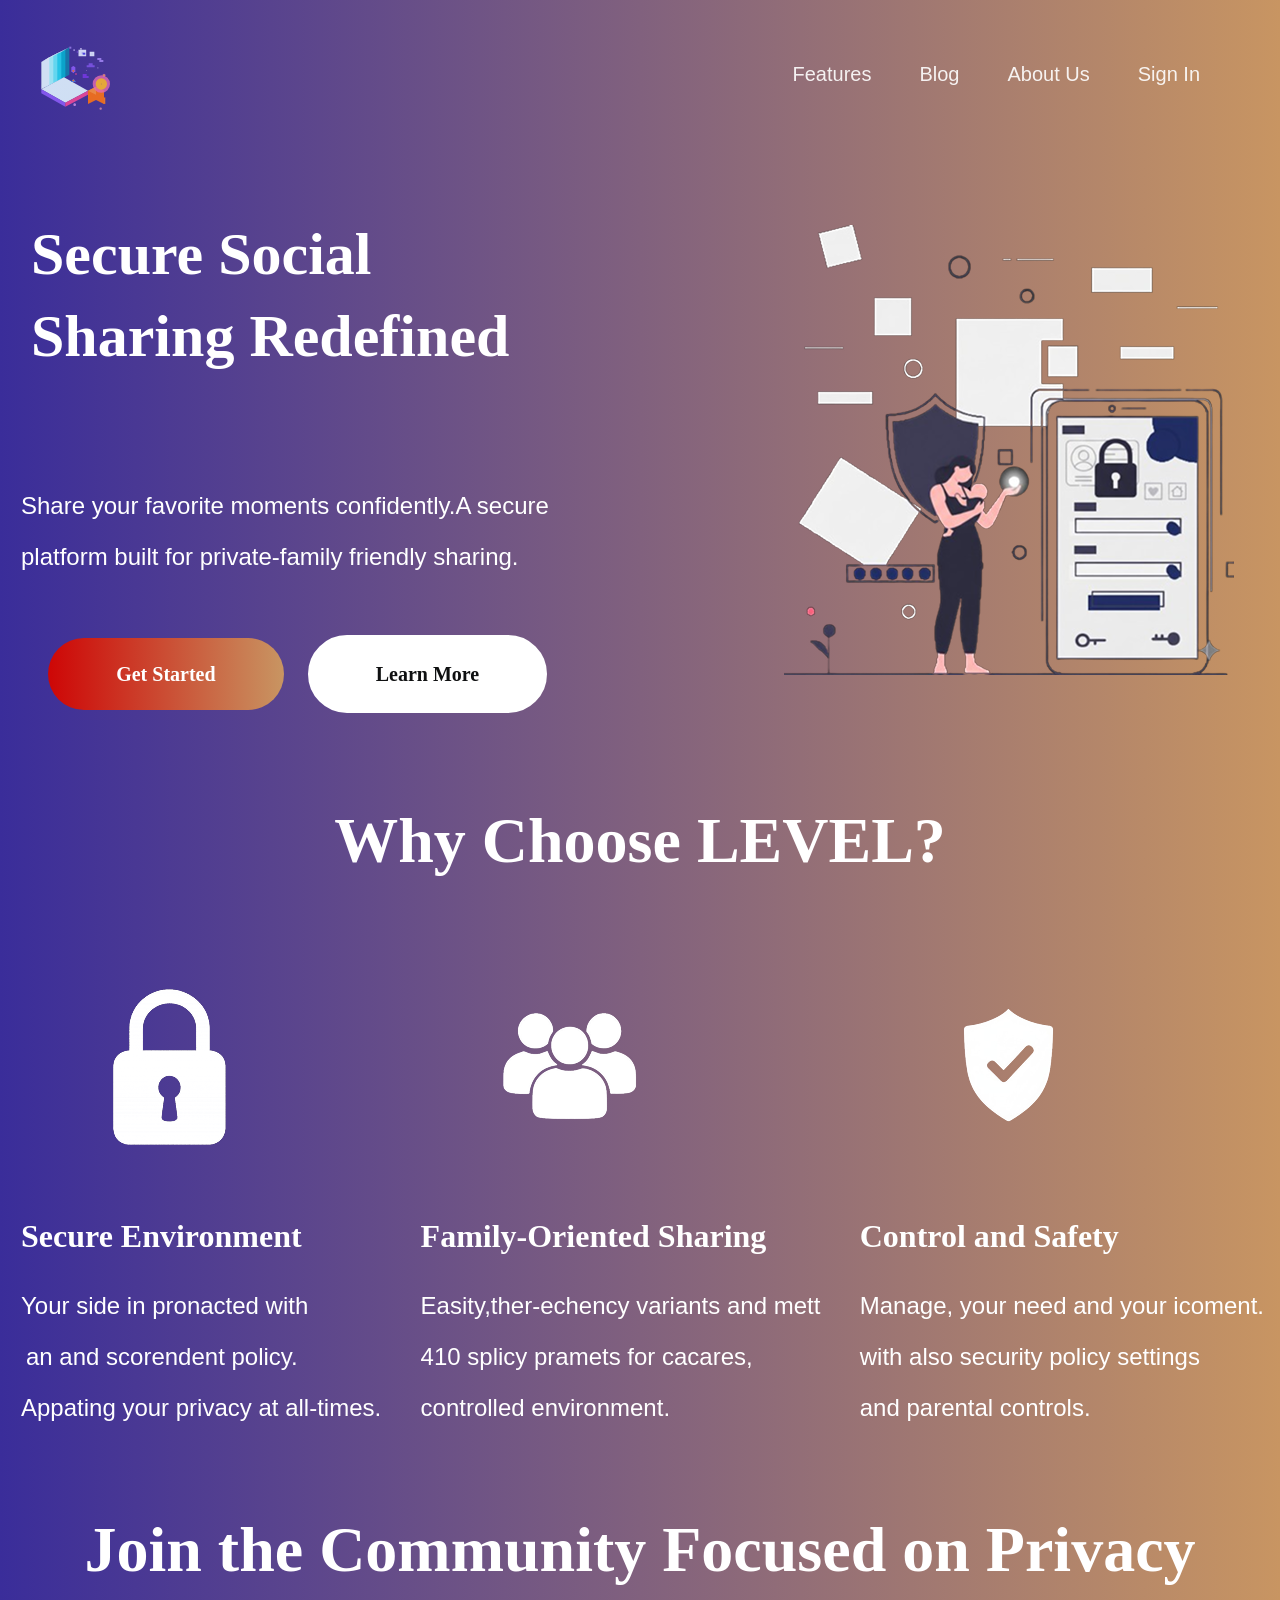
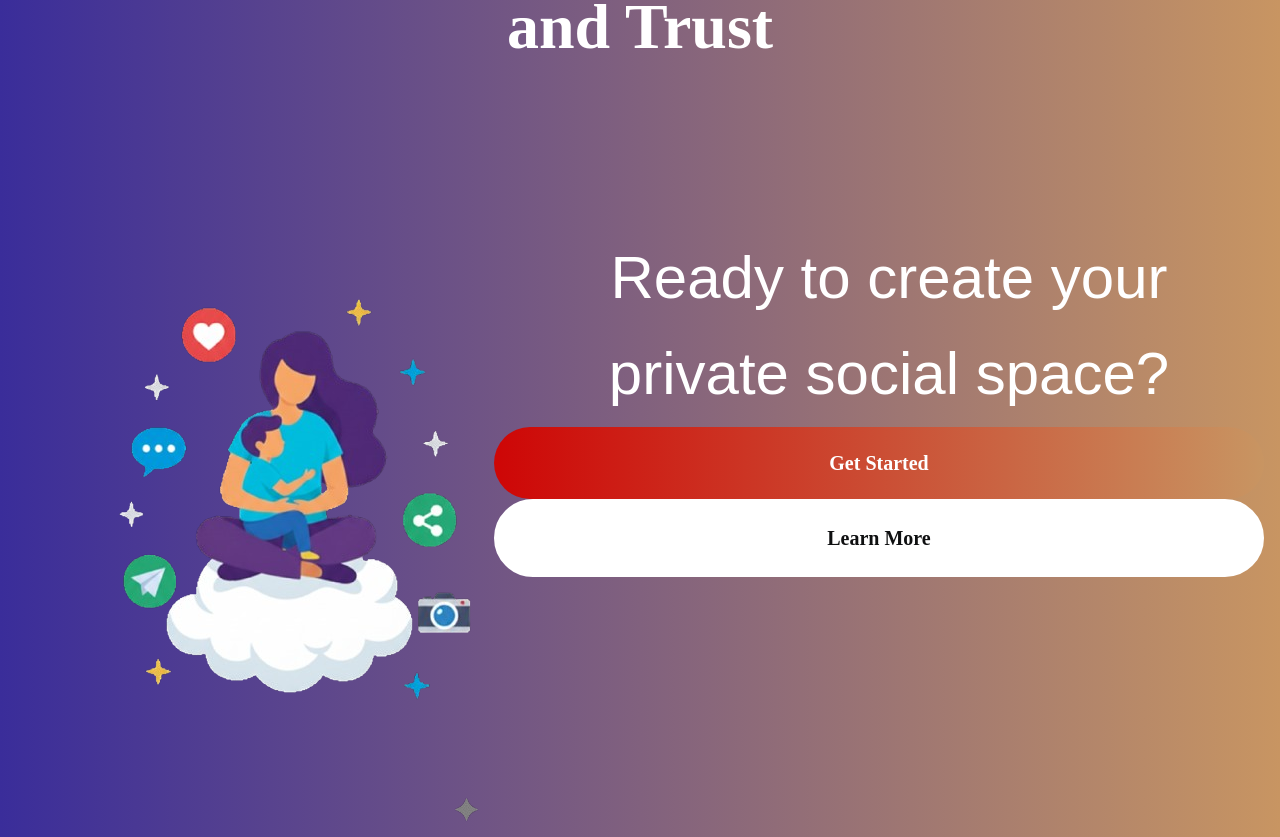
<file: index.html>
<!DOCTYPE html>
<html lang="en">

<head>
    <meta charset="UTF-8">
    <meta name="viewport" content="width=device-width, initial-scale=1.0">
    <title>My Final Homework</title>
    <link rel="stylesheet" href="./styles.css">
</head>

<body class="full-page-container">
    <nav class="nav--top">
        <a href="#" class="nav__logo"><img src="./assets/level-icon.svg" alt="Level Logo"></a>

        <ul class="nav__list gap-64" id="nav-pages">
            <div class="nav__list1">
                <li><a href="#">Sign In</a></li>
                <li><a href="#">About Us</a></li>
                <li><a href="#">Blog</a></li>
                <li><a href="#">Features</a></li>
            </div>
        </ul>
    </nav>

    <main>
        <section class="hero gap-32">
            <div class="item2 gap-24">
                <a class="btn" href="#">Get Started</a>
                <a class="btn_1" href="#">Learn More</a>
            </div>
            <p class="caption">
                <span>Share your favorite moments confidently.A secure </span>
                <span>platform built for private-family friendly sharing.</span>
            </p>
            <h1 class="page_title">
                <span>
                    Secure Social
                </span>
                <span>Sharing Redefined</span>
            </h1>
            <picture class="hero-image">

                <source srcset="./assets/App-icon.png" media="(min-width: 768px)" />

                <source srcset="./assets/App-icon.png" media="(max-width: 767.98px)" />

                <img src="./assets/App-icon.png" alt="social media collage" />
            </picture>
        </section>

        <section class="features-section">
            <h2 class="page_title1">Why Choose LEVEL?</h2>
            <div class="container1">
                <div>
                    <img class="image_icon gap-24" src="./assets/Lock-icon.png" alt="Lock Icon">

                    <h3 class="page_title2">
                        <span>Secure Environment</span>
                    </h3>
                    <p class="caption">
                        <span>Your side in pronacted with
                            <span>an and scorendent policy.</span> </span>
                        <span>Appating your privacy at all-times.</span>
                    </p>
                </div>

                <div>
                    <img class="image_icon gap-24" src="./assets/People-icon.png" alt="People Icon">
                    <h4 class="page_title2">
                        <span>Family-Oriented Sharing</span>
                    </h4>
                    <p class="caption">
                        <span>Easity,ther-echency variants and mett</span>
                        <span>410 splicy pramets for cacares,</span>
                        <span>controlled environment.</span>
                    </p>
                </div>
                <div>
                    <img class="image_icon gap-24" src="./assets/Shield_check-icon.png" alt="Shield Check Icon">
                    <h5 class="page_title2">
                        <span>Control and Safety</span>
                    </h5>
                    <p class="caption">
                        <span>Manage, your need and your icoment.</span>
                        <span>with also security policy settings</span>
                        <span>and parental controls.</span>
                </div>
            </div>
        </section>

        <section>
            <h6 class="page_title1">Join the Community Focused on Privacy and Trust</h6>
            <div class="container1">
                <img class="image_icon gap-24" src="./assets/level1-icon.png" alt="level1 Icon">
                
                <div class="">
                    <p class="caption text-md">
                        Ready to create your private social space?
                    </p>
                    <a class="btn" href="">Get Started</a>
                    <a class="btn_1" href="">Learn More</a>
                </div>
            </div>

        </section>
    </main>

</body>

</html>
</file>
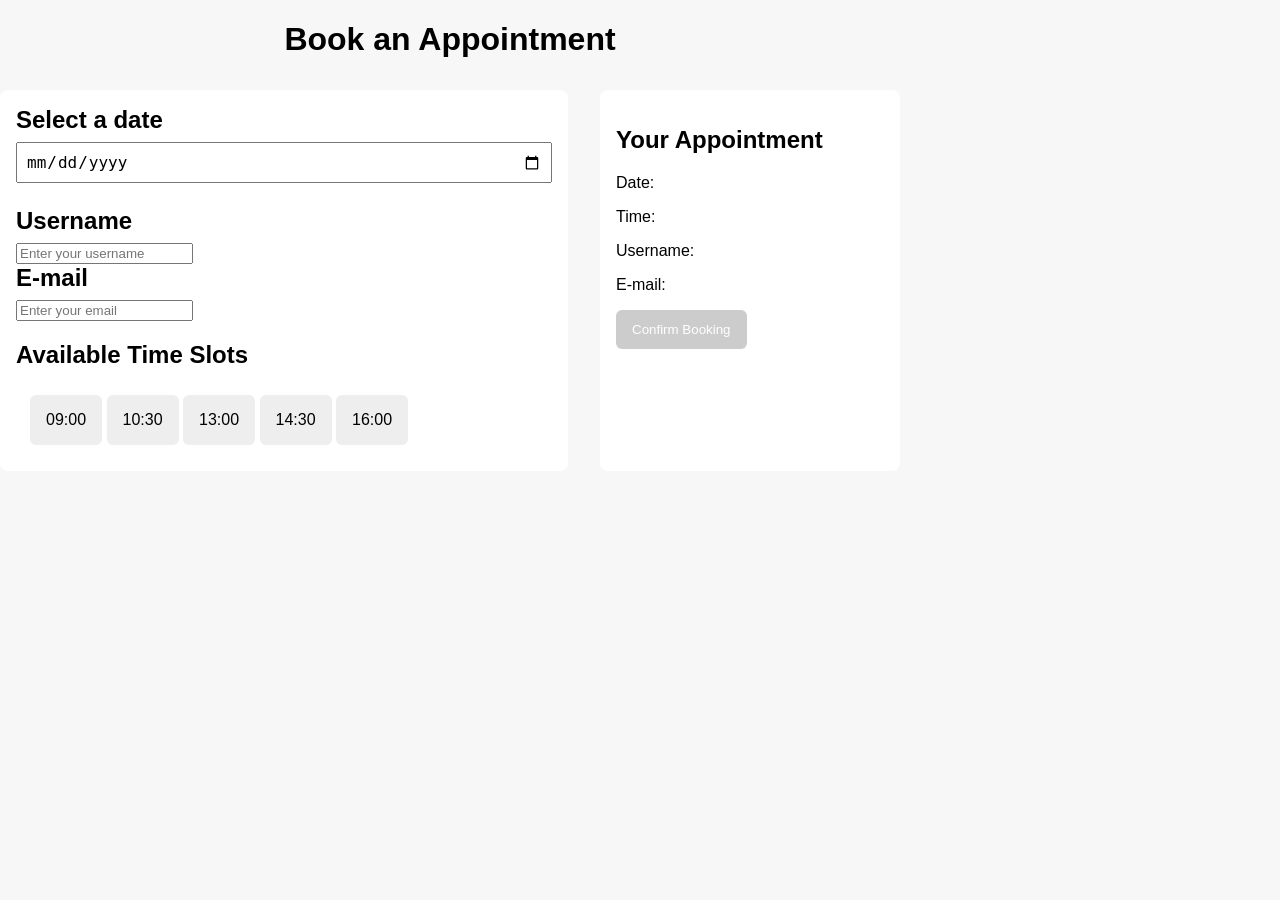
<file: Lesson20/mustafa/index.html>
<!DOCTYPE html>
<html lang="en">
  <head>
    <meta charset="UTF-8" />
    <meta name="viewport" content="width=device-width, initial-scale=1.0" />
    <title>Appointment Booking</title>
    <link rel="stylesheet" href="styles.css"/>
  </head>
  <body>
    <div class="container"> 
      <header>
        <h1>Book an Appointment</h1>
      </header>

      <form class="booking">
        <section class="calender">
          <label for="date">Select a date</label>
          <input type="date" id="date" />
          <label for="name">Username</label>
          <input type="text" id="name" placeholder="Enter your username" />
          <label for="email">E-mail</label>
          <input type="email" id="email" placeholder="Enter your email" />
          <h2 id="timelots-heading">Available Time Slots</h2>
          <fieldset class="timelots" aria-labelledby="timelots-heading">
            <legend class="hidden">Choose a time slot</legend>
            <button class="slot" type="button" aria-label="Select 09:00 time slot">09:00</button>
            <button class="slot" type="button" aria-label="Select 10:30 time slot">10:30</button>
            <button class="slot" type="button" aria-label="Select 13:00 time slot">13:00</button>
            <button class="slot" type="button" aria-label="Select 14:30 time slot">14:30</button>
            <button class="slot" type="button" aria-label="Select 16:00 time slot">16:00</button>
          </fieldset>
        </section>

        <aside class="summary">
          <h2>Your Appointment</h2>
          <p>Date: <span id="selected-date"></span></p>
          <p>Time: <span id="selected-time"></span></p>
          <p>Username: <span id="selected-username"></span></p>
          <p>E-mail: <span id="selected-email"></span></p>
          <button id="confirm" disabled type="submit">Confirm Booking</button>
        </aside>
      </form>

      <div class="hidden" id="confirmation-message">
        <h2>Booking is Confirmed.</h2>
        <p>Date: <span id="confirmed-date">-</span></p>
        <p>Time: <span id="confirmed-time">-</span></p>
        <p>Username: <span id="confirmed-username">-</span></p>
        <p>Email: <span id="confirmed-email">-</span></p>
      </div>
    </div>

    <script src="script.js"></script>
  </body>
</html>
</file>
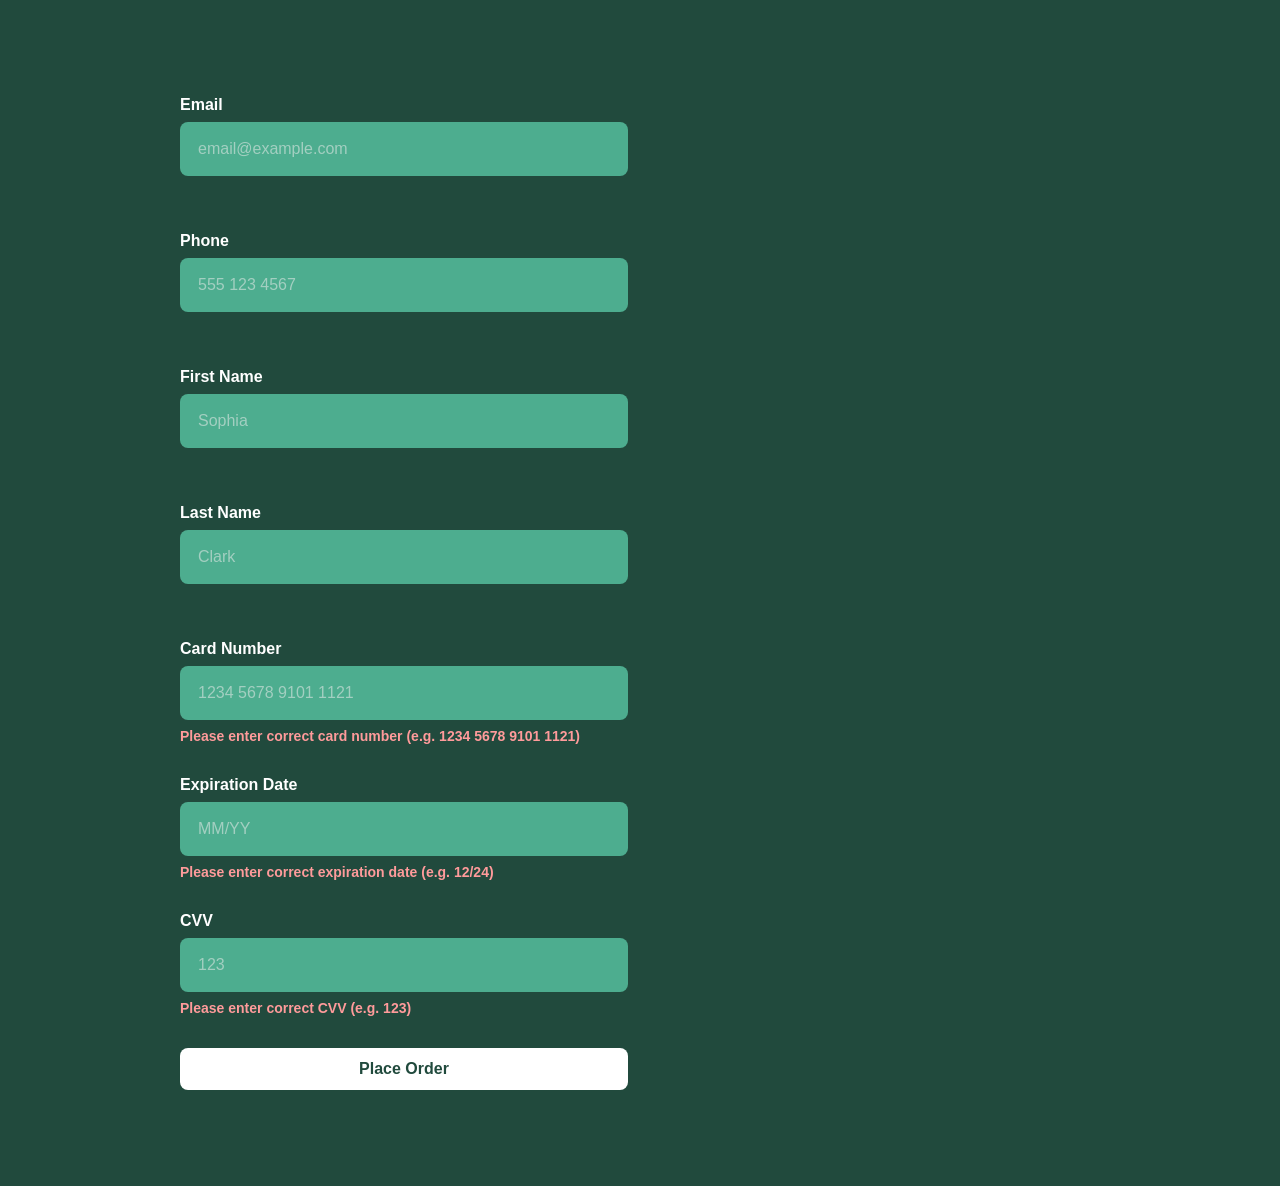
<file: Lesson21/mustafa/index.html>
<!DOCTYPE html>
<html lang="en">
  <head>
    <meta charset="UTF-8" />
    <meta name="viewport" content="width=device-width, initial-scale=1.0" />
    <title>Form Validation</title>
    <link rel="stylesheet" href="styles.css" />
  </head>
  <body>
    <main>
    <form novalidate id="checkoutForm"  method="post">
      <div class="input-group">
        <label for="email">Email</label>
        <input
          id="email"
          type="email"
          placeholder="email@example.com"
          name="email"
          aria-describedby="emailError"
        />
        <p id="emailError" class="input-error" aria-live="polite"></p>
      </div>
      <div class="input-group">
        <label for="phone">Phone</label>
        <input
          id="phone"
          type="tel"
          placeholder="555 123 4567"
          name="phoneNumber"
          aria-describedby="phoneError"
        />
        <p id="phoneError" class="input-error"></p>
      </div>
      <div class="input-group">
        <label for="firstname">First Name</label>
        <input
          id="firstname"
          type="text"
          placeholder="Sophia"
          name="firstname"
          aria-describedby="firstnameError"
        />
        <p id="firstnameError" class="input-error" aria-live="polite"></p>
      </div>
      <div class="input-group">
        <label for="lastname">Last Name</label>
        <input id="lastname" type="text" placeholder="Clark" name="lastname" aria-describedby="lastnameError" />
        <p id="lastnameError" class="input-error" aria-live="polite"></p>
      </div>

      <div class="input-group">
        <label for="cardnumber">Card Number</label>
        <input
          id="cardnumber"
          type="text"
          placeholder="1234 5678 9101 1121"
          name="cardnumber"
          aria-describedby="cardnumberError"
        />
        <p id="cardnumberError" class="input-error" aria-live="polite"></p>
      </div>
      <div class="input-group">
        <label for="expDate">Expiration Date</label>
        <input id="expDate" type="text" placeholder="MM/YY" name="expDate" aria-describedby="expDateError" />
        <p id="expDateError" class="input-error" aria-live="polite"></p>
      </div>
      <div class="input-group">
        <label for="cvv">CVV</label>
        <input id="cvv" type="text" placeholder="123" name="cvv" aria-describedby="cvvError" />
        <p id="cvvError" class="input-error" aria-live="polite"></p>
      </div>
      <button type="submit" class="btn-success">Place Order</button>
    </form>
    <div class="hidden" id="success">
      <p>Thank you! Your order has been successfully completed.</p>
    </div>
    </main>
    <script src="./script.js"></script>
  </body>
</html>
</file>
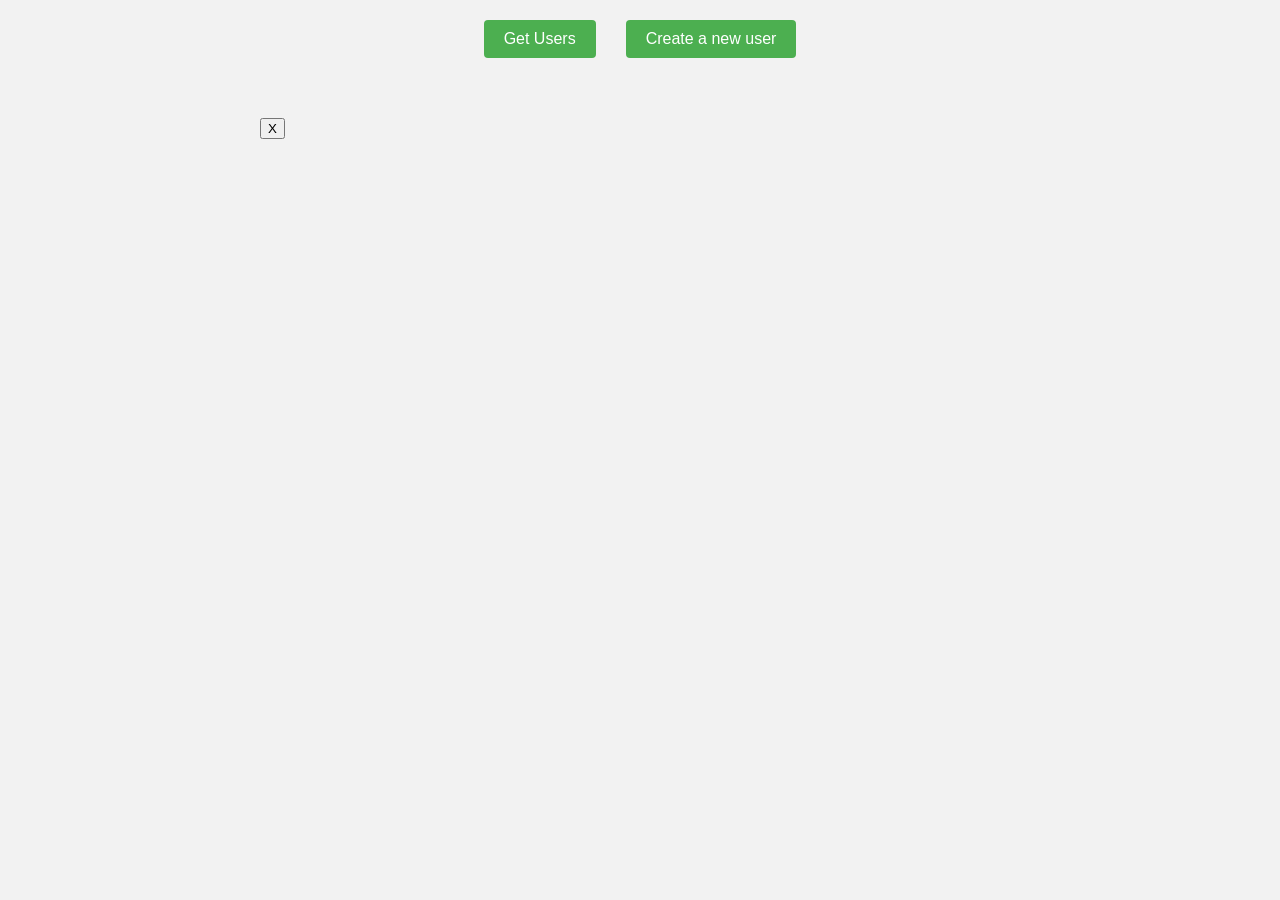
<file: Lesson24/mustafa/index.html>
<!DOCTYPE html>
<html>
<head>
  <title>Products</title>
  <link rel="stylesheet" type="text/css" href="styles.css">
</head>
<body>
  <div class="container ctas">
    <button class="button button--success" id="getUsersButton">Get Users</button>
    <a class="button button--success" href="./create/index.html">Create a new user</a>
    
  </div>
  <!-- TODO: style error message -->
  <div class="container" class="hidden" id="statusContainer">
    <div id="statuscontainer" class="container hidden">
      <p id="status"></p>
      <button id="closeStatus" class="button">X</button>
    </div>
    
    <!-- TODO: add close button -->
     <button>X</button>
  </div>
  
  <div class="container" id="users">
    <!--
      Fetch all users and display them on the page.
      For every user, add a button to update the user and delete a user.
      When the update button is clicked, redirect user to the update user page with a form to update the user.
      When the delete button is clicked, send request to delete the user.
      Add a button to create a new user. When the button is clicked, redirect user to the create user page with a form to create a new user.
     
    -->

    <!-- <div class="card">
      <h2 class="card-title">User name</h2>
      <p class="card-body">Age: 30</p>
      <div class="ctas">
        <a class="button">Update</a>
        <button class="button">Delete</button>
      </div>
    </div> -->
  </div>

  <script src="script.js"></script>
</body>
</html>
</file>
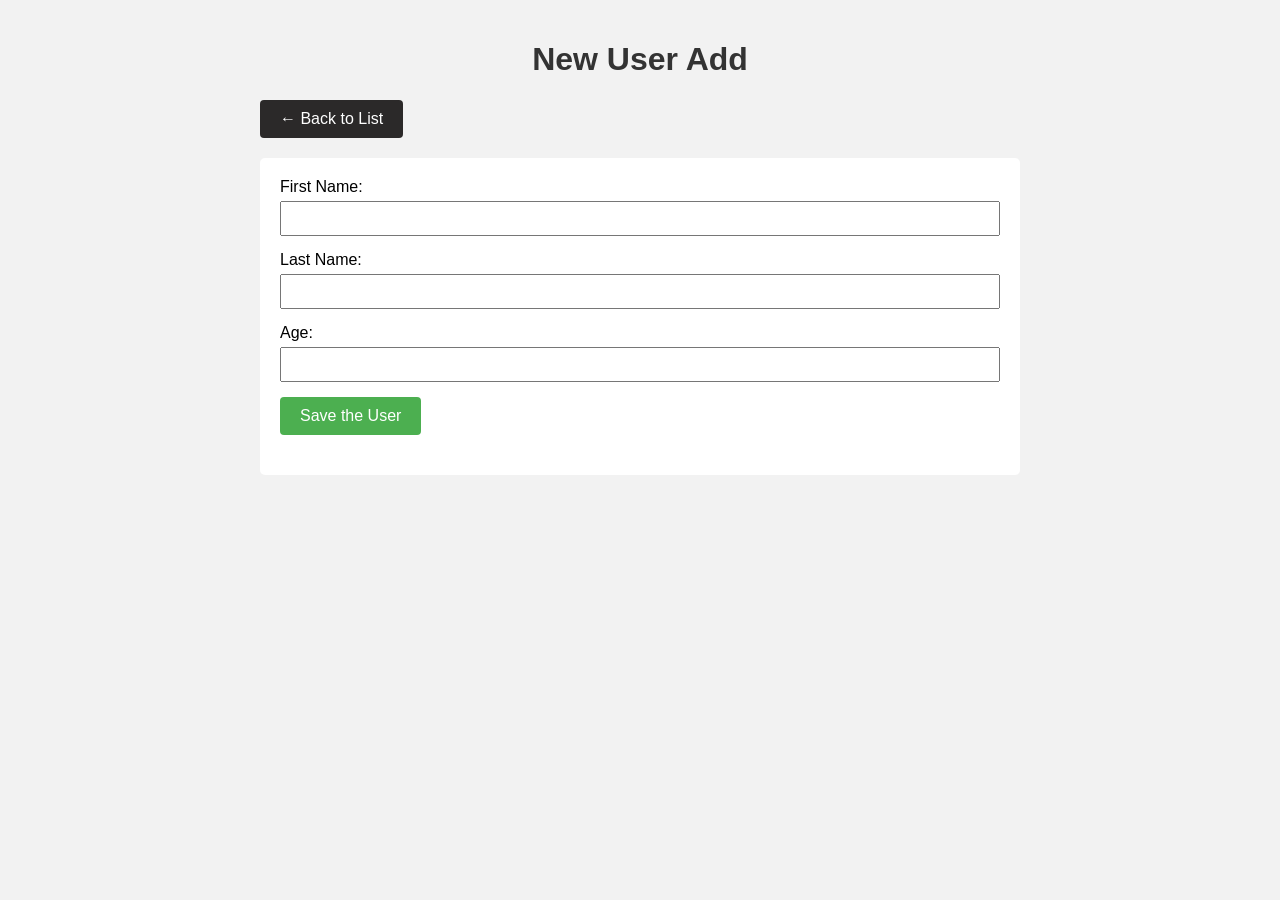
<file: Lesson24/mustafa/create/index.html>
<!DOCTYPE html>
<html lang="tr">
<head>
  <meta charset="UTF-8">
  <title>New User Create</title>
  <link rel="stylesheet" type="text/css" href="../styles.css"> </head>
<body>
  <div class="container">
    <h1>New User Add</h1>
    <a href="../index.html" class="button">← Back to List</a>

    <div class="card">
      <form id="createUserForm">
        <div style="margin-bottom: 15px;">
          <label for="firstName">First Name:</label>
          <input type="text" id="firstName" name="firstName" required style="width: 100%; padding: 8px; margin-top: 5px;">
        </div>
        <div style="margin-bottom: 15px;">
          <label for="lastName">Last Name:</label>
          <input type="text" id="lastName" name="lastName" required style="width: 100%; padding: 8px; margin-top: 5px;">
        </div>
        <div style="margin-bottom: 15px;">
          <label for="age">Age:</label>
          <input type="number" id="age" name="age" required style="width: 100%; padding: 8px; margin-top: 5px;">
        </div>
        <button type="submit" class="button button--success">Save the User</button>
      </form>
    </div>

    <div id="statusContainer" class="container hidden">
      <p id="status"></p>
    </div>
  </div>

  <script src="script.js"></script> </body>
</html>
</file>
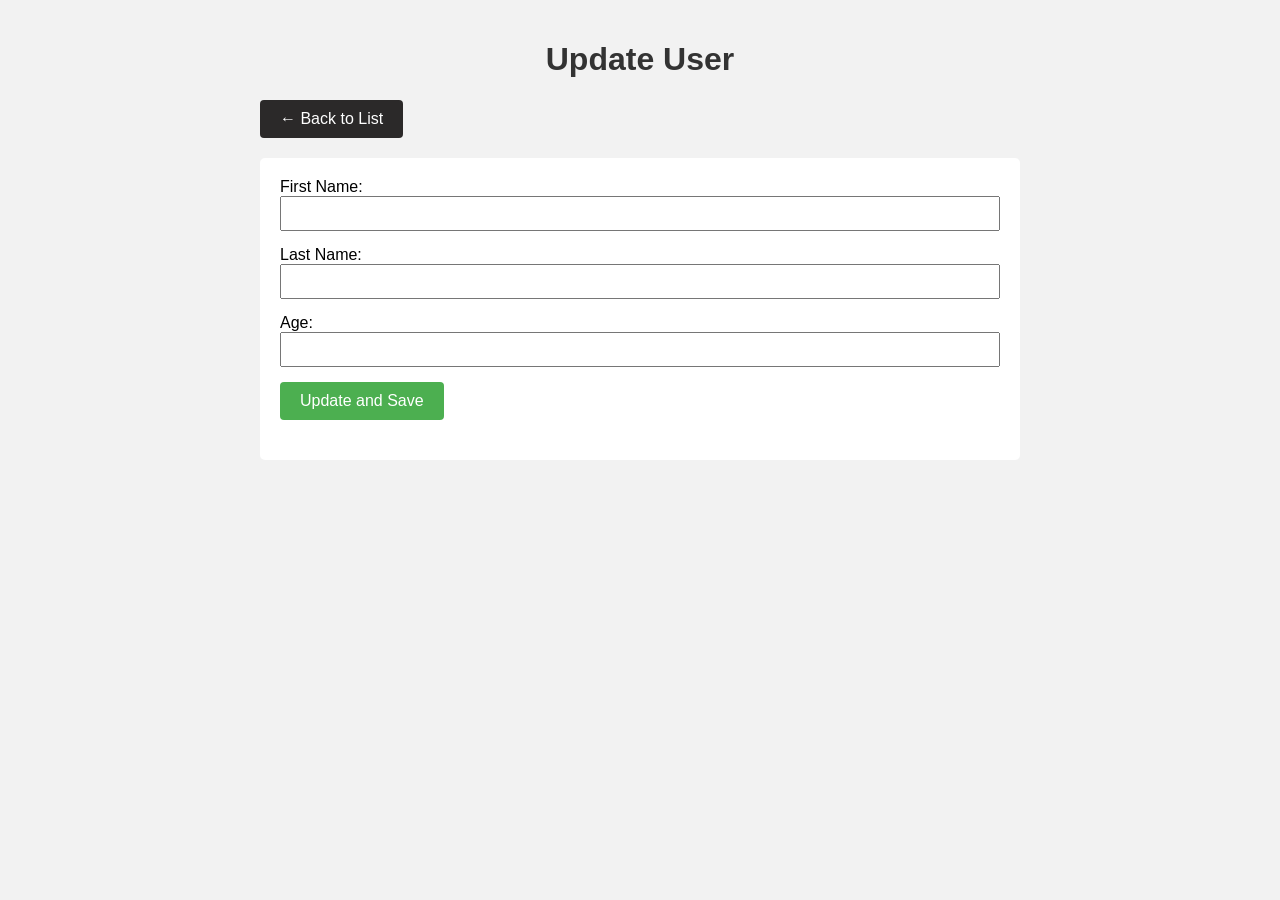
<file: Lesson24/mustafa/update/index.html>
<!DOCTYPE html>
<html lang="tr">
<head>
  <meta charset="UTF-8">
  <title>Update User</title>
  <link rel="stylesheet" type="text/css" href="../styles.css">
</head>
<body>
  <div class="container">
    <h1>Update User</h1>
    <a href="../index.html" class="button">← Back to List</a>

    <div class="card">
      <form id="updateUserForm">
        <div style="margin-bottom: 15px;">
          <label for="firstName">First Name:</label>
          <input type="text" id="firstName" name="firstName" required style="width: 100%; padding: 8px;">
        </div>
        <div style="margin-bottom: 15px;">
          <label for="lastName">Last Name:</label>
          <input type="text" id="lastName" name="lastName" required style="width: 100%; padding: 8px;">
        </div>
        <div style="margin-bottom: 15px;">
          <label for="age">Age:</label>
          <input type="number" id="age" name="age" required style="width: 100%; padding: 8px;">
        </div>
        <button type="submit" class="button button--success">Update and Save</button>
      </form>
    </div>

    <div id="statusContainer" class="container hidden">
      <p id="status"></p>
    </div>
  </div>

  <script src="script.js"></script>
</body>
</html>
</file>
<file: styles.css>
* {
  box-sizing: border-box;
}

:root {
  --Primary: #5d50c6;
  --Base: #fff;
  --Grey-Scale-Black-50: rgba(67, 67, 70, 0.5);
  --Dark: #0f1011;
  --max-content: 1184px;
  --md: 768px;
  --lg: 1024px;
}

.full-page-container {
  margin: 0;
  padding: 0 16px;
  min-height: 100vh;
  width: 100%;
  background-image: linear-gradient(to right, #3a2d9a, #c89562);
  font-family: "Circular Std", sans-serif;
}

a {
  color: inherit;
  text-decoration: none;
  display: inline-block;
}

.nav__logo {
  padding: 16px 0;
  margin: 16px;
}

.nav--top {
  display: flex;
  justify-content: space-between;
  max-width: 100vw;
  margin: auto;
  flex-direction: row-reverse;
  background-color: transparent;
  opacity: 0.9;
}

.nav__list {
  padding-left: 0;
  list-style-type: none;
}

.nav__list1 {
  display: flex;
  gap: 24px;
  justify-content: space-between;
  margin: auto;
  flex-direction: row-reverse;
  color: var(--Base);
  padding-right: 16px;
  font-size: 1rem;
}

#nav-signup-buttons,
#nav-pages {
  display: none;
}

.item2 {
  display: flex;
  flex-direction: column;
  align-items: flex-start;
  gap: 24px;
  align-self: stretch;
}

.btn {
  display: flex;
  padding: 24px 32px;
  width: 100%;
  margin: auto;
  justify-content: center;
  align-items: flex-start;
  border: 3px solid linear-gradient(to right, #ce0606, #c89562);
  border-radius: 100px;
  color: var(--Base);
  background-image: linear-gradient(to right, #ce0606, #c89562);
  font-family: "Circular Std";
  font-size: 20px;
  font-style: normal;
  font-weight: 700;
  line-height: 120%;
}

.btn_1 {
  display: flex;
  padding: 24px 32px;
  width: 100%;
  margin: auto;
  justify-content: center;
  align-items: flex-start;
  border: 3px solid var(--Base);
  border-radius: 100px;
  color: var(--Dark);
  background-color: var(--Base);
  font-family: "Circular Std";
  font-size: 20px;
  font-style: normal;
  font-weight: 700;
  line-height: 120%;
}

.gap-64 {
  gap: 64px;
}

.gap-32 {
  gap: 32px;
}

.gap-24 {
  gap: 24px;
}

.gap-16 {
  gap: 16px;
}

.gap-8 {
  gap: 8px;
}

.hero {
  display: flex;
  flex-direction: column-reverse;
  position: relative;
}

.hero-image {
  width: 100%;
  max-width: 400px;
  margin: auto;
}

.features-section {
  margin-top: 64px;
}

.page_title {
  font-family: "Circular Std";
  font-size: 4rem;
  font-style: normal;
  font-weight: 700;
  line-height: 120%;
  text-align: center;
  color: var(--Base);
  padding: 10px;
}

.caption {
  display: block;
  color: var(--Base);
  text-align: center;
  font-size: 32px;
  font-style: normal;
  font-weight: 400;
  line-height: 160%;
}

.text-md {
  font-family: 'Circular Std', sans-serif;
  font-size: 60px;
  text-align: center;
  margin-left: 20px;
}

.page_title1 {
  font-family: "Circular Std";
  font-size: 4rem;
  font-style: normal;
  font-weight: 700;
  line-height: 120%;
  text-align: center;
  color: var(--Base);
  padding: 10px;
  margin-top: 64px;
}

.page_title2 {
  font-family: "Circular Std";
  font-size: 4rem;
  font-style: normal;
  font-weight: 700;
  line-height: 120%;
  text-align: center;
  color: var(--Base);
  padding: 10px;
  margin-top: 64px;
}

.image_icon {
  display: flex;
  flex-direction: column;
  align-items: center;
  margin: auto;
}

/* 
Mobile: 1, 4

Tablet: 4, 1, 3

Desktop: 1, 2, 3,
*/

@media all and (min-width: 768px) and (max-width: 1023.98px) {
  .nav--top {
    flex-direction: row;
  }

  .nav__logo {
    padding: 16px 24px;
  }

  #nav-signup-buttons,
  #nav-pages {
    display: flex;
  }

  .nav__list1 {
    gap: 32px;
    padding-right: 24px;
    font-size: 1.125rem;
    margin-right: 32px;
  }

  .item2 {
    flex-direction: row;
    justify-content: center;
    width: 60%;
    margin: auto;
  }

  .page_title {
    font-size: 4rem;
    text-align: center;
  }

  .page_title1 {
    font-size: 4rem;
    text-align: center;
  }

  .page_title2 {
    font-size: 4rem;
    text-align: center;
    color: var(--Base);
  }

  .caption {
    font-size: 40px;
    text-align: center;
  }

  .hero {
    gap: 32px;
    align-items: center;
    position: relative;
  }

  .image_icon {
    display: flex;
    flex-direction: column;
    align-items: center;
    margin: auto;
  }
}

@media all and (min-width: 1024px) {
  .hamburger__button {
    display: none;
  }

  #nav-signup-buttons,
  #nav-pages {
    display: flex;
  }

  .nav--top {
    flex-direction: row;
  }

  .nav__list1 {
    gap: 48px;
    padding-right: 32px;
    font-size: 1.25rem;
    margin-right: 32px;
  }

  .item2 {
    flex-direction: row;
    justify-content: center;
    width: 40%;
    margin: 16px 32px;
  }

  .container1 {
    display: flex;
    flex-direction: row;
    justify-content: space-between;
  }


  .page_title2, .caption {
    margin-top: 5px;
    margin-bottom: 5px;
    padding: 0;
  }

  .page_title span {
    display: block;
    font-size: 3.75rem;
    text-align: left;
    margin: 5px;
  }

  .page_title2 span {
    display: block;
    font-size: 2.0rem;
    text-align: left;
    margin: 5px;
    color: var(--Base);
  }

  .caption span {
    display: block;
    font-size: 24px;
    text-align: left;
    margin-left: 5px;
    margin-top: 0;
  }

  .hero-image {
    position: absolute;
    right: 80px;
    bottom: 50px;
    width: 500px;
  }

  .image_icon {
    display: flex;
    flex-direction: row;
    margin-left: 70px;
  }

  }
</file>
<file: Lesson20/mustafa/styles.css>
* {
  box-sizing: border-box;
}

body {
  font-family: Arial, sans-serif;
  background: #f7f7f7;
  margin: 0;
  padding: 0;
}

.container {
  max-width: 900px;

}

header {
  text-align: center;
  margin-bottom: 2rem;
}

.booking {
  display: flex;
  gap: 2rem;
}

.calender {
  flex: 2;
  background: white;
  padding: 1rem;
  border-radius: 8px;
}

.calender label {
  display: block;
  margin-bottom: 0.5rem;
  font-size: 1.5rem;
  font-weight: 700;
}

#date {
  padding: 0.5rem;
  font-size: 1rem;
  width: 100%;
  margin-bottom: 1.5rem;
}

fieldset {
  border: none;
}

.timeslots {
  display: grid;
  grid-template-columns: repeat(auto-fill, minmax(100px, 1fr));
  gap: 1rem;
}

.slot {
  padding: 1rem;
  background-color: #eee;
  border: none;
  border-radius: 6px;
  cursor: pointer;
  font-size: 1rem;
  transition: background 0.2s;
}

.slot:hover {
  background-color: #ddd;
}

.selected {
  background-color: #0077cc;
  color: white;
}

.selected:hover {
  background-color: #005fa3;
}

.summary {
  flex: 1;
  background: white;
  padding: 1rem;
  border-radius: 8px;
}

.summary p {
  margin: 1rem 0;
}

#confirm {
  padding: 0.75rem 1rem;
  background-color: #0077cc;
  color: white;
  border: none;
  border-radius: 6px;
  cursor: pointer;
}

#confirm:hover {
  background-color: #005fa3;
}

#confirm:disabled {
  background-color: #ccc;
  cursor: not-allowed;
}

.hidden {
  display: none;
}
</file>
<file: Lesson21/mustafa/styles.css>
* {
  box-sizing: border-box;
}

body {
  margin: 0;
  background-color: #214a3d;
  color: #fff;
  font-family: 'Sans-Serif', Arial, Helvetica, sans-serif;
}

main {
  max-width: 960px;
  margin: 96px auto;
  padding: 0 20px;
}

form {
  max-width: 448px;
}

.input-group {
  display: flex;
  flex-direction: column;
  gap: 8px;
  margin: 32px 0;
}

label {
  font-size: 1rem;
  font-weight: 700;
}

input {
  background: #4dad8f;
  border: 2px solid transparent;
  border-radius: 8px;
  padding: 16px;
  color: #fff;
  font-size: 1rem;
  transition: border-color 0.2s;
}

input::placeholder {
  color: #a3cfc1;
}

input:focus {
  outline: 3px solid #ffd700;
  outline-offset: 2px;
}

input:invalid {
  border: 2px solid #ff6b6b;
  background-color: #3d1f1f;
}

.input-error {
  color: #ff9b9b;
  font-size: 0.875rem;
  font-weight: bold;
  margin: 0;
  height: 16px;
}


.btn-success {
  border: none;
  border-radius: 8px;
  padding: 12px;
  display: block;
  width: 100%;
  font-weight: 900;
  font-size: 1rem;
  cursor: pointer;
  color: #214a3d;
  background-color: #fff;
}

.btn-success:focus {
  outline: 4px solid #ffd700;
  outline-offset: 2px;
}

.btn-success:active {
  transform: scale(0.98);
}


.hidden {
  display: none;
}
</file>
<file: Lesson24/mustafa/styles.css>
* {
  box-sizing: border-box;
}

body {
  font-family: Arial, sans-serif;
  margin: 0;
  padding: 0;
  background-color: #f2f2f2;
}

.container {
  max-width: 800px;
  margin: 0 auto;
  padding: 20px;
}

.ctas {
  display: flex;
  gap: 30px;
  justify-content: center;
}

h1 {
  text-align: center;
  color: #333;
}

a {
  text-decoration: none;
  display: inline-block;
}

ul {
  list-style-type: none;
  padding: 0;
}

.card {
  background-color: #fff;
  border-radius: 5px;
  margin-bottom: 20px;
  padding: 20px;
}

.card-title {
  font-size: 20px;
  font-weight: bold;
  color: #333;
  margin: 0 0 10px;
}

.card-body {
  color: #666;
  margin: 0;
}

.button {
  padding: 10px 20px;
  background-color: #2b2929;
  color: white;
  border: none;
  border-radius: 4px;
  font-size: 16px;
  cursor: pointer;
  margin-bottom: 20px;
}

.button--success {
  background-color: #4CAF50;
}

.button--success:hover {
  background-color: #45a049;
}


.button--danger {
  background-color: #7a0916;
}

.button--danger:hover {
  background-color: #79000cf4;
}

.hidden {
  display: none;
}
</file>
